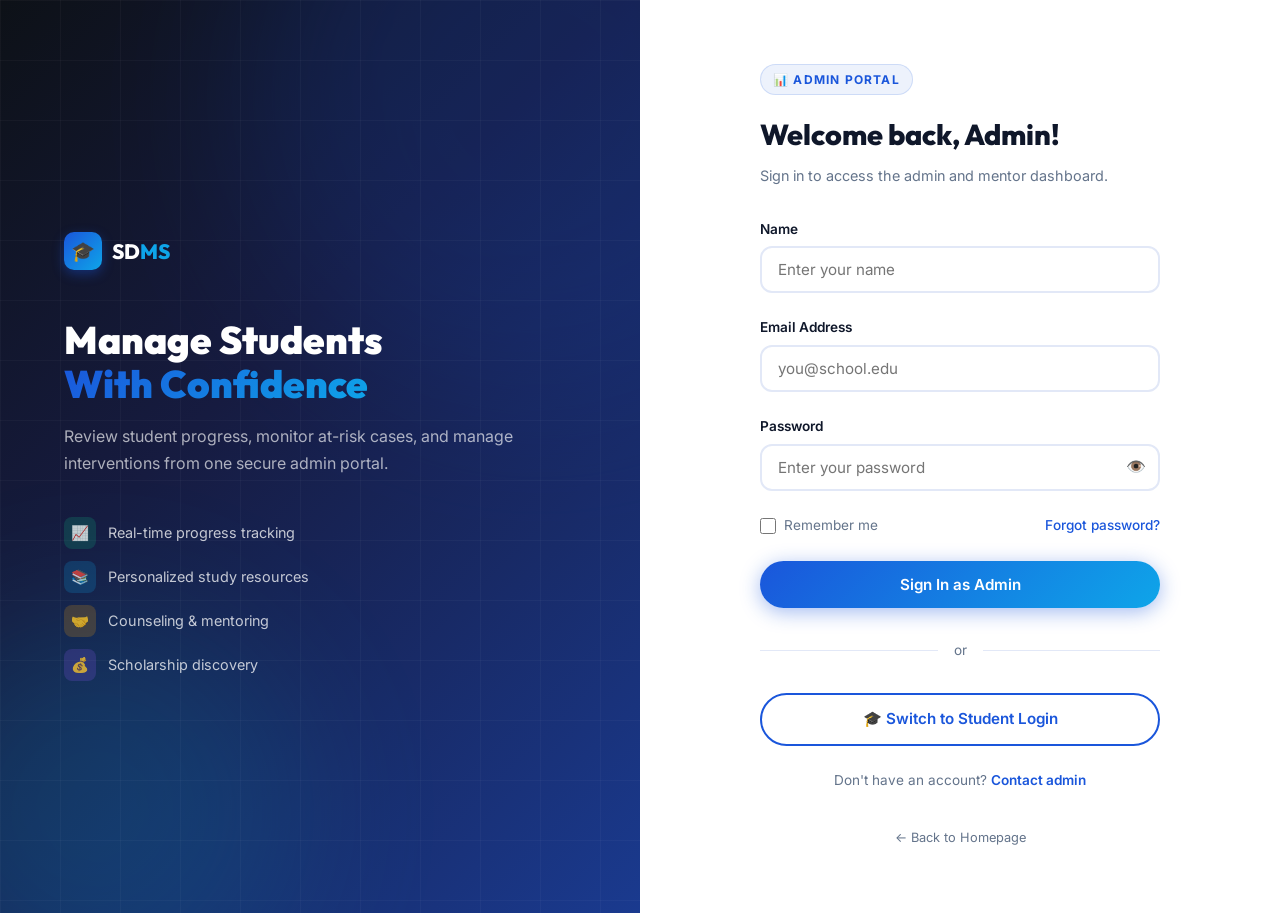
<file: admin_login.html>
<!DOCTYPE html>
<html lang="en">
<head>
  <meta charset="UTF-8" />
  <meta name="viewport" content="width=device-width, initial-scale=1.0" />
  <title>Admin Login – SDMS</title>
  <meta name="description" content="Admin and mentor login portal for SDMS." />
  <link rel="icon" href="data:image/svg+xml,<svg xmlns='http://www.w3.org/2000/svg' viewBox='0 0 100 100'><text y='.9em' font-size='90'>🎓</text></svg>" />
  <link href="https://fonts.googleapis.com/css2?family=Inter:wght@400;500;600;700;800&family=Outfit:wght@600;700;800&display=swap" rel="stylesheet" />
  <link rel="stylesheet" href="style.css" />
</head>
<body>
<div class="login-page">
  <div class="login-left">
    <div class="orb orb-1"></div><div class="orb orb-2"></div>
    <div class="hero-grid-overlay"></div>
    <div style="position:relative;z-index:1">
      <a href="index.html" class="navbar-brand" style="margin-bottom:3rem;display:inline-flex"><div class="brand-logo">🎓</div><span class="brand-name" style="color:#fff">SD<span>MS</span></span></a>
      <h1 style="font-family:'Outfit',sans-serif;font-size:2.4rem;font-weight:900;color:#fff;line-height:1.15;margin-bottom:1rem">Manage Students<br/><span class="text-gradient">With Confidence</span></h1>
      <p style="color:rgba(255,255,255,.65);font-size:1rem;line-height:1.7;margin-bottom:2.5rem">Review student progress, monitor at-risk cases, and manage interventions from one secure admin portal.</p>
      <div style="display:flex;flex-direction:column;gap:.75rem">
        <div style="display:flex;align-items:center;gap:.75rem;color:rgba(255,255,255,.75);font-size:.9rem"><span style="width:32px;height:32px;border-radius:8px;background:rgba(16,185,129,.2);display:flex;align-items:center;justify-content:center">📈</span> Real-time progress tracking</div>
        <div style="display:flex;align-items:center;gap:.75rem;color:rgba(255,255,255,.75);font-size:.9rem"><span style="width:32px;height:32px;border-radius:8px;background:rgba(14,165,233,.2);display:flex;align-items:center;justify-content:center">📚</span> Personalized study resources</div>
        <div style="display:flex;align-items:center;gap:.75rem;color:rgba(255,255,255,.75);font-size:.9rem"><span style="width:32px;height:32px;border-radius:8px;background:rgba(245,158,11,.2);display:flex;align-items:center;justify-content:center">🤝</span> Counseling & mentoring</div>
        <div style="display:flex;align-items:center;gap:.75rem;color:rgba(255,255,255,.75);font-size:.9rem"><span style="width:32px;height:32px;border-radius:8px;background:rgba(139,92,246,.2);display:flex;align-items:center;justify-content:center">💰</span> Scholarship discovery</div>
      </div>
    </div>
  </div>
  <div class="login-right">
    <div style="max-width:400px;width:100%;margin:0 auto">
      <div style="margin-bottom:2rem">
        <div style="display:inline-flex;align-items:center;gap:6px;background:rgba(26,86,219,.08);border:1px solid rgba(26,86,219,.15);color:#1a56db;font-size:.75rem;font-weight:700;letter-spacing:.1em;text-transform:uppercase;padding:5px 12px;border-radius:999px;margin-bottom:1rem">📊 Admin Portal</div>
        <h2 style="font-family:'Outfit',sans-serif;font-size:1.8rem;font-weight:800;margin-bottom:.4rem">Welcome back, Admin!</h2>
        <p style="color:var(--text-muted);font-size:.9rem">Sign in to access the admin and mentor dashboard.</p>
      </div>
     
      <form id="login-form" data-role="admin" novalidate>
        <div class="form-group"><label class="form-label" for="name">Name</label><input class="form-input" type="text" id="name" placeholder="Enter your name" required /></div>
        <div class="form-group"><label class="form-label" for="email">Email Address</label><input class="form-input" type="email" id="email" placeholder="you@school.edu" required /></div>
        <div class="form-group"><label class="form-label" for="password">Password</label><div class="input-group"><input class="form-input" type="password" id="password" placeholder="Enter your password" required /><span class="input-icon toggle-password">👁️</span></div></div>
        <div style="display:flex;align-items:center;justify-content:space-between;margin-bottom:1.5rem">
          <label class="form-check"><input type="checkbox" /> Remember me</label>
          <a href="#" style="font-size:.85rem;color:var(--primary);font-weight:500" onclick="SDMS.showToast('Password reset link sent (demo)','success');return false">Forgot password?</a>
        </div>
        <button type="submit" class="btn btn-primary" style="width:100%;justify-content:center;padding:14px">Sign In as Admin</button>
        <div class="divider">or</div>
        <a href="student_login.html" class="btn btn-outline" style="width:100%;justify-content:center">🎓 Switch to Student Login</a>
      </form>
      <p style="text-align:center;margin-top:1.5rem;font-size:.85rem;color:var(--text-muted)">Don't have an account? <a href="#" style="color:var(--primary);font-weight:600" onclick="SDMS.showToast('Contact your administrator','info');return false">Contact admin</a></p>
      <div style="text-align:center;margin-top:2rem"><a href="index.html" style="font-size:.8rem;color:var(--text-muted)">← Back to Homepage</a></div>
    </div>
  </div>
</div>
<script src="main.js"></script>
<script>
const role = window.SDMS?.Auth?.getRole?.();
if (role === 'admin' || role === 'mentor') window.location.href = 'admin_dashboard.html';
else if (role === 'student') window.location.href = 'student_dashboard.html';
</script>
</body>
</html>
</file>
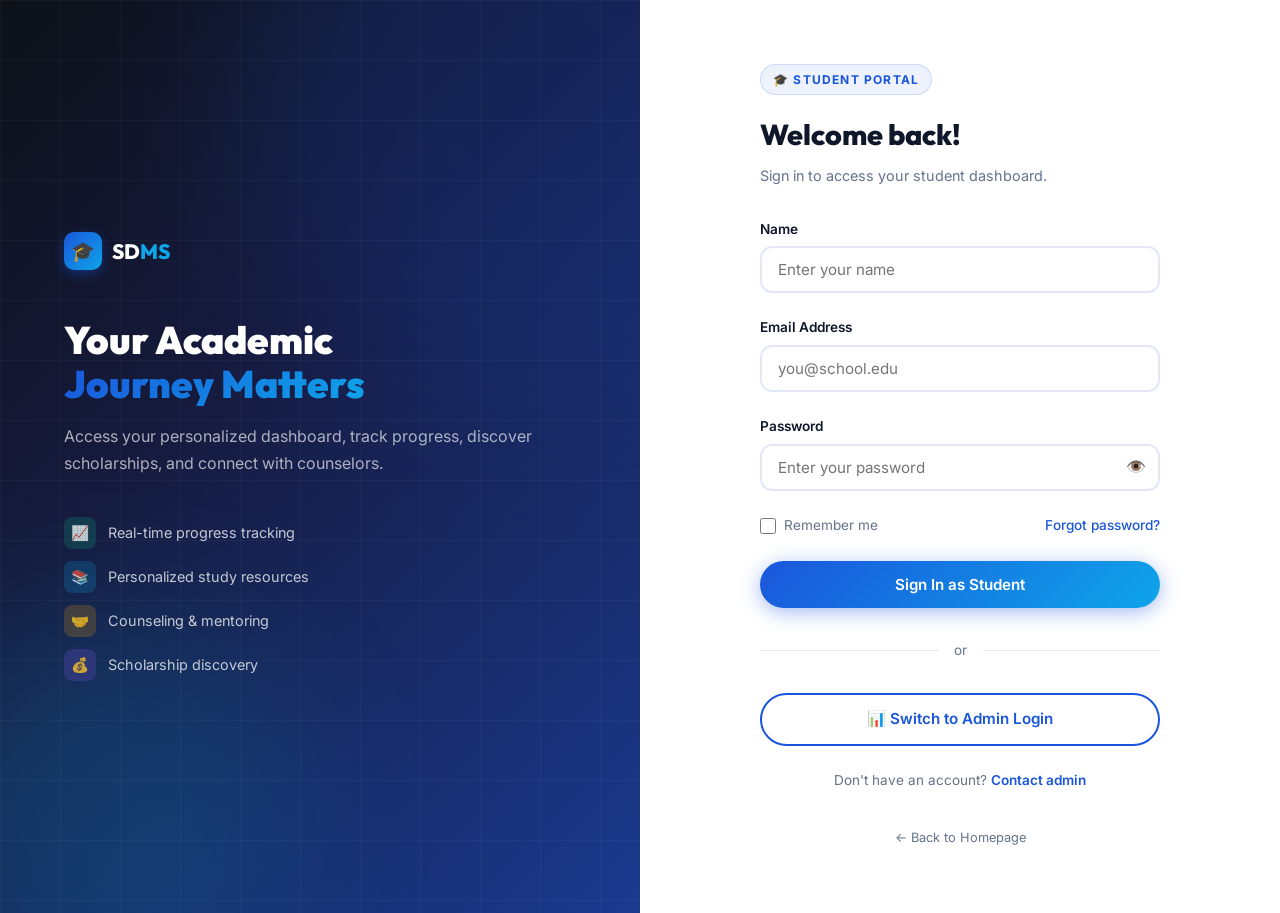
<file: student_login.html>
<!DOCTYPE html>
<html lang="en">
<head>
  <meta charset="UTF-8" />
  <meta name="viewport" content="width=device-width, initial-scale=1.0" />
  <title>Student Login – SDMS</title>
  <meta name="description" content="Student login portal for SDMS." />
  <link rel="icon" href="data:image/svg+xml,<svg xmlns='http://www.w3.org/2000/svg' viewBox='0 0 100 100'><text y='.9em' font-size='90'>🎓</text></svg>" />
  <link href="https://fonts.googleapis.com/css2?family=Inter:wght@400;500;600;700;800&family=Outfit:wght@600;700;800&display=swap" rel="stylesheet" />
  <link rel="stylesheet" href="style.css" />
</head>
<body>
<div class="login-page">
  <div class="login-left">
    <div class="orb orb-1"></div><div class="orb orb-2"></div>
    <div class="hero-grid-overlay"></div>
    <div style="position:relative;z-index:1">
      <a href="index.html" class="navbar-brand" style="margin-bottom:3rem;display:inline-flex"><div class="brand-logo">🎓</div><span class="brand-name" style="color:#fff">SD<span>MS</span></span></a>
      <h1 style="font-family:'Outfit',sans-serif;font-size:2.4rem;font-weight:900;color:#fff;line-height:1.15;margin-bottom:1rem">Your Academic<br/><span class="text-gradient">Journey Matters</span></h1>
      <p style="color:rgba(255,255,255,.65);font-size:1rem;line-height:1.7;margin-bottom:2.5rem">Access your personalized dashboard, track progress, discover scholarships, and connect with counselors.</p>
      <div style="display:flex;flex-direction:column;gap:.75rem">
        <div style="display:flex;align-items:center;gap:.75rem;color:rgba(255,255,255,.75);font-size:.9rem"><span style="width:32px;height:32px;border-radius:8px;background:rgba(16,185,129,.2);display:flex;align-items:center;justify-content:center">📈</span> Real-time progress tracking</div>
        <div style="display:flex;align-items:center;gap:.75rem;color:rgba(255,255,255,.75);font-size:.9rem"><span style="width:32px;height:32px;border-radius:8px;background:rgba(14,165,233,.2);display:flex;align-items:center;justify-content:center">📚</span> Personalized study resources</div>
        <div style="display:flex;align-items:center;gap:.75rem;color:rgba(255,255,255,.75);font-size:.9rem"><span style="width:32px;height:32px;border-radius:8px;background:rgba(245,158,11,.2);display:flex;align-items:center;justify-content:center">🤝</span> Counseling & mentoring</div>
        <div style="display:flex;align-items:center;gap:.75rem;color:rgba(255,255,255,.75);font-size:.9rem"><span style="width:32px;height:32px;border-radius:8px;background:rgba(139,92,246,.2);display:flex;align-items:center;justify-content:center">💰</span> Scholarship discovery</div>
      </div>
    </div>
  </div>
  <div class="login-right">
    <div style="max-width:400px;width:100%;margin:0 auto">
      <div style="margin-bottom:2rem">
        <div style="display:inline-flex;align-items:center;gap:6px;background:rgba(26,86,219,.08);border:1px solid rgba(26,86,219,.15);color:#1a56db;font-size:.75rem;font-weight:700;letter-spacing:.1em;text-transform:uppercase;padding:5px 12px;border-radius:999px;margin-bottom:1rem">🎓 Student Portal</div>
        <h2 style="font-family:'Outfit',sans-serif;font-size:1.8rem;font-weight:800;margin-bottom:.4rem">Welcome back!</h2>
        <p style="color:var(--text-muted);font-size:.9rem">Sign in to access your student dashboard.</p>
      </div>
      <form id="login-form" data-role="student" novalidate>
        <div class="form-group"><label class="form-label" for="name">Name</label><input class="form-input" type="text" id="name" placeholder="Enter your name" required /></div>
        <div class="form-group"><label class="form-label" for="email">Email Address</label><input class="form-input" type="email" id="email" placeholder="you@school.edu" required /></div>
        <div class="form-group"><label class="form-label" for="password">Password</label><div class="input-group"><input class="form-input" type="password" id="password" placeholder="Enter your password" required /><span class="input-icon toggle-password">👁️</span></div></div>
        <div style="display:flex;align-items:center;justify-content:space-between;margin-bottom:1.5rem">
          <label class="form-check"><input type="checkbox" /> Remember me</label>
          <a href="#" style="font-size:.85rem;color:var(--primary);font-weight:500" onclick="SDMS.showToast('Password reset link sent (demo)','success');return false">Forgot password?</a>
        </div>
        <button type="submit" class="btn btn-primary" style="width:100%;justify-content:center;padding:14px">Sign In as Student</button>
        <div class="divider">or</div>
        <a href="admin_login.html" class="btn btn-outline" style="width:100%;justify-content:center">📊 Switch to Admin Login</a>
      </form>
      <p style="text-align:center;margin-top:1.5rem;font-size:.85rem;color:var(--text-muted)">Don't have an account? <a href="#" style="color:var(--primary);font-weight:600" onclick="SDMS.showToast('Contact your administrator','info');return false">Contact admin</a></p>
      <div style="text-align:center;margin-top:2rem"><a href="index.html" style="font-size:.8rem;color:var(--text-muted)">← Back to Homepage</a></div>
    </div>
  </div>
</div>
<script src="main.js"></script>
<script>
if (window.SDMS?.Auth.isLogged() && window.SDMS?.Auth.getRole() === 'student') window.location.href = 'student_dashboard.html';
</script>
</body>
</html>
</file>
<file: style.css>
/* ==============================================
   SDMS - Student Dropout Management System
   Main Stylesheet
   ============================================== */

/* Google Fonts */
@import url('https://fonts.googleapis.com/css2?family=Inter:wght@400;500;600;700;800&family=Outfit:wght@600;700;800&display=swap');

/* --- CSS Variables --- */
:root {
  --primary: #1a56db;
  --primary-dark: #1248c4;
  --secondary: #0ea5e9;
  --accent: #06b6d4;
  --success: #10b981;
  --warning: #f59e0b;
  --danger: #ef4444;
  --purple: #8b5cf6;

  --bg: #f0f4ff;
  --surface: #ffffff;
  --surface-2: #f8faff;
  --border: #e2e8f7;
  --text: #0f172a;
  --text-muted: #64748b;
  --text-light: #94a3b8;
  --dark: #0d1117;
  --dark-2: #161b27;
  --dark-3: #1e2536;

  --grad-hero: linear-gradient(135deg, #0d1117 0%, #161b40 40%, #1a3a8f 100%);
  --grad-primary: linear-gradient(135deg, #1a56db, #0ea5e9);
  --grad-accent: linear-gradient(135deg, #6366f1, #06b6d4);

  --shadow-sm: 0 1px 3px rgba(0,0,0,.06);
  --shadow-md: 0 4px 16px rgba(0,0,0,.08);
  --shadow-lg: 0 10px 40px rgba(0,0,0,.12);
  --shadow-xl: 0 20px 60px rgba(0,0,0,.18);

  --radius-sm: 6px;
  --radius-md: 12px;
  --radius-lg: 20px;
  --radius-xl: 28px;
  --radius-full: 9999px;

  --font-body: 'Inter', system-ui, sans-serif;
  --font-display: 'Outfit', 'Inter', sans-serif;
  --nav-h: 70px;
}

/* --- Reset --- */
*, *::before, *::after { box-sizing: border-box; margin: 0; padding: 0; }
html { scroll-behavior: smooth; }
body {
  font-family: var(--font-body);
  background: var(--bg);
  color: var(--text);
  line-height: 1.6;
  overflow-x: hidden;
}
img { max-width: 100%; display: block; }
a { color: inherit; text-decoration: none; }
ul { list-style: none; }
button { cursor: pointer; border: none; background: none; font-family: inherit; }
input, select, textarea { font-family: inherit; }

/* Scrollbar */
::-webkit-scrollbar { width: 8px; }
::-webkit-scrollbar-track { background: var(--dark); }
::-webkit-scrollbar-thumb { background: var(--primary); border-radius: 99px; }

/* --- Utility --- */
.container { max-width: 1200px; margin: 0 auto; padding: 0 2rem; }

.text-gradient {
  background: var(--grad-primary);
  -webkit-background-clip: text;
  -webkit-text-fill-color: transparent;
  background-clip: text;
}

.section-label {
  display: inline-flex; align-items: center; gap: .5rem;
  font-size: .75rem; font-weight: 700; letter-spacing: .12em; text-transform: uppercase;
  color: var(--primary); background: rgba(26,86,219,.08);
  padding: 6px 14px; border-radius: var(--radius-full);
  border: 1px solid rgba(26,86,219,.15); margin-bottom: 1.5rem;
}

.section-title {
  font-family: var(--font-display);
  font-size: clamp(1.8rem, 4vw, 2.8rem);
  font-weight: 800; line-height: 1.15; margin-bottom: 1rem;
}

.section-subtitle {
  font-size: 1.05rem; color: var(--text-muted);
  max-width: 600px; margin-bottom: 3rem;
}

/* --- Buttons --- */
.btn {
  display: inline-flex; align-items: center; gap: 8px;
  padding: 12px 28px; border-radius: var(--radius-full);
  font-weight: 600; font-size: .95rem;
  transition: all .3s ease; white-space: nowrap;
}

.btn-primary {
  background: var(--grad-primary); color: #fff;
  box-shadow: 0 4px 20px rgba(26,86,219,.4);
}
.btn-primary:hover { transform: translateY(-2px); box-shadow: 0 8px 30px rgba(26,86,219,.5); }

.btn-outline { border: 2px solid var(--primary); color: var(--primary); }
.btn-outline:hover { background: var(--primary); color: #fff; }

.btn-white { background: #fff; color: var(--primary); box-shadow: var(--shadow-md); }
.btn-white:hover { transform: translateY(-2px); }

.btn-ghost { color: #fff; border: 1px solid rgba(255,255,255,.3); }
.btn-ghost:hover { background: rgba(255,255,255,.1); }

.btn-sm { padding: 8px 18px; font-size: .85rem; }
.btn-lg { padding: 16px 40px; font-size: 1.05rem; }

/* --- Navbar --- */
.navbar {
  position: fixed; top: 0; left: 0; right: 0;
  height: var(--nav-h); z-index: 1000;
  transition: all .3s ease;
}
.navbar.scrolled {
  background: rgba(13,17,23,.95);
  backdrop-filter: blur(20px);
  border-bottom: 1px solid rgba(255,255,255,.08);
  box-shadow: 0 4px 30px rgba(0,0,0,.3);
}
.navbar-inner {
  height: 100%; display: flex; align-items: center;
  justify-content: space-between; gap: 2rem;
}
.navbar-brand { display: flex; align-items: center; gap: 10px; }
.brand-logo {
  width: 38px; height: 38px; background: var(--grad-primary);
  border-radius: 10px; display: flex; align-items: center;
  justify-content: center; font-size: 1.2rem;
  box-shadow: 0 4px 12px rgba(26,86,219,.4);
}
.brand-name {
  font-family: var(--font-display); font-weight: 800;
  font-size: 1.3rem; color: #fff;
}
.brand-name span { color: var(--secondary); }

.nav-links { display: flex; align-items: center; gap: 2rem; }
.nav-link {
  font-size: .9rem; font-weight: 500; color: rgba(255,255,255,.75);
  transition: color .2s; position: relative;
}
.nav-link::after {
  content: ''; position: absolute; bottom: -4px; left: 0; right: 0;
  height: 2px; background: var(--secondary); border-radius: 2px;
  transform: scaleX(0); transition: transform .3s;
}
.nav-link:hover { color: #fff; }
.nav-link:hover::after, .nav-link.active::after { transform: scaleX(1); }

.nav-cta { display: flex; align-items: center; gap: .5rem; }

.hamburger { display: none; flex-direction: column; gap: 5px; padding: 4px; }
.hamburger span {
  display: block; width: 24px; height: 2px;
  background: #fff; border-radius: 2px; transition: all .3s;
}

/* --- Hero --- */
.hero {
  min-height: 100vh; background: var(--grad-hero);
  display: flex; flex-direction: column; justify-content: center;
  position: relative; overflow: hidden; padding-top: var(--nav-h);
}
.hero-bg-orbs { position: absolute; inset: 0; pointer-events: none; }
.orb { position: absolute; border-radius: 50%; filter: blur(80px); opacity: .15; }
.orb-1 { width: 600px; height: 600px; background: #1a56db; top: -200px; right: -200px; animation: floatOrb 8s ease-in-out infinite; }
.orb-2 { width: 400px; height: 400px; background: #06b6d4; bottom: -100px; left: -100px; animation: floatOrb 10s ease-in-out infinite reverse; }
.orb-3 { width: 300px; height: 300px; background: #8b5cf6; top: 50%; left: 40%; animation: floatOrb 12s ease-in-out infinite; }

@keyframes floatOrb {
  0%, 100% { transform: translate(0,0) scale(1); }
  50% { transform: translate(30px,-30px) scale(1.05); }
}

.hero-grid-overlay {
  position: absolute; inset: 0;
  background-image: linear-gradient(rgba(255,255,255,.03) 1px, transparent 1px),
    linear-gradient(90deg, rgba(255,255,255,.03) 1px, transparent 1px);
  background-size: 60px 60px;
}
.hero-content { position: relative; z-index: 1; padding: 4rem 0; }
.hero-eyebrow {
  display: inline-flex; align-items: center; gap: 8px;
  background: rgba(255,255,255,.08); border: 1px solid rgba(255,255,255,.15);
  color: var(--secondary); font-size: .8rem; font-weight: 600;
  letter-spacing: .1em; text-transform: uppercase;
  padding: 6px 16px; border-radius: var(--radius-full); margin-bottom: 2rem;
}
.hero-title {
  font-family: var(--font-display);
  font-size: clamp(2.4rem, 6vw, 4.5rem);
  font-weight: 900; color: #fff; line-height: 1.08;
  margin-bottom: 2rem; max-width: 800px;
}
.hero-desc {
  font-size: clamp(1rem, 2vw, 1.2rem); color: rgba(255,255,255,.7);
  max-width: 600px; margin-bottom: 3rem; line-height: 1.7;
}
.hero-actions { display: flex; flex-wrap: wrap; gap: 1rem; margin-bottom: 4rem; }
.hero-stats {
  display: flex; flex-wrap: wrap; gap: 3rem;
  padding-top: 2rem; border-top: 1px solid rgba(255,255,255,.1);
}
.hero-stat { display: flex; flex-direction: column; gap: 4px; }
.hero-stat-num {
  font-family: var(--font-display); font-size: 2rem;
  font-weight: 800; color: #fff;
}
.hero-stat-num span { color: var(--secondary); }
.hero-stat-label { font-size: .8rem; color: rgba(255,255,255,.55); }

/* Floating dashboard preview */
.hero-visual {
  position: absolute; right: 0; top: 50%; transform: translateY(-50%);
  width: 520px; pointer-events: none; animation: floatUp 6s ease-in-out infinite;
}
@keyframes floatUp {
  0%,100% { transform: translateY(-50%) translateY(0); }
  50% { transform: translateY(-50%) translateY(-15px); }
}
.dashboard-preview {
  background: rgba(22,27,64,.8); border: 1px solid rgba(255,255,255,.12);
  border-radius: var(--radius-xl); padding: 1.5rem;
  backdrop-filter: blur(20px);
  box-shadow: var(--shadow-xl), 0 0 80px rgba(26,86,219,.2);
}
.dp-header { display: flex; align-items: center; justify-content: space-between; margin-bottom: 1.5rem; }
.dp-dots { display: flex; gap: 6px; }
.dp-dot { width: 12px; height: 12px; border-radius: 50%; }
.dp-dot-1 { background: #ef4444; }
.dp-dot-2 { background: #f59e0b; }
.dp-dot-3 { background: #10b981; }
.dp-title { font-size: .75rem; color: rgba(255,255,255,.5); }
.dp-stat-row { display: grid; grid-template-columns: repeat(3,1fr); gap: .5rem; margin-bottom: 1rem; }
.dp-stat-box {
  background: rgba(255,255,255,.05); border-radius: var(--radius-md);
  padding: 1rem; text-align: center;
}
.dp-stat-box .num { font-family: var(--font-display); font-size: 1.4rem; font-weight: 800; color: #fff; }
.dp-stat-box .lbl { font-size: .65rem; color: rgba(255,255,255,.45); margin-top: 2px; }
.dp-chart-area {
  background: rgba(255,255,255,.04); border-radius: var(--radius-md);
  padding: 1rem; height: 120px; display: flex; align-items: flex-end; gap: 8px;
}
.dp-bar {
  flex: 1; border-radius: 4px 4px 0 0;
  background: var(--grad-primary); opacity: .8;
}

/* --- Mission Section --- */
.mission-section { padding: 4rem 0; background: var(--surface); }
.mission-grid { display: grid; grid-template-columns: 1fr 1fr; gap: 4rem; align-items: center; }
.mission-pillars { display: flex; flex-direction: column; gap: 1rem; }
.pillar {
  display: flex; align-items: flex-start; gap: 1rem;
  padding: 1rem; border-radius: var(--radius-md); transition: background .2s;
}
.pillar:hover { background: var(--bg); }
.pillar-icon {
  width: 44px; height: 44px; border-radius: 10px;
  display: flex; align-items: center; justify-content: center;
  font-size: 1.2rem; flex-shrink: 0;
}
.pillar-text h4 { font-weight: 600; margin-bottom: 4px; font-size: .95rem; }
.pillar-text p { font-size: .85rem; color: var(--text-muted); }

.mission-visual { position: relative; }
.mission-card-stack { position: relative; height: 420px; }
.m-card {
  position: absolute; border-radius: var(--radius-lg);
  padding: 1.5rem; box-shadow: var(--shadow-lg);
}

/* --- Stage Tabs --- */
.stages-section { padding: 4rem 0; background: var(--bg); }
.stages-header { text-align: center; }
.stages-header .section-subtitle { margin: 0 auto 3rem; }

.stage-tabs { display: flex; gap: .5rem; justify-content: center; flex-wrap: wrap; margin-bottom: 3rem; }
.stage-tab {
  padding: 10px 24px; border-radius: var(--radius-full);
  font-size: .9rem; font-weight: 600; color: var(--text-muted);
  background: var(--surface); border: 2px solid var(--border);
  transition: all .3s; cursor: pointer;
}
.stage-tab.active, .stage-tab:hover {
  color: #fff; background: var(--grad-primary);
  border-color: transparent; box-shadow: 0 4px 16px rgba(26,86,219,.3);
}

.stage-panel { display: none; animation: fadeIn .4s ease; }
.stage-panel.active { display: block; }
@keyframes fadeIn { from { opacity:0; transform:translateY(10px); } to { opacity:1; transform:translateY(0); } }

.stage-content-grid { display: grid; grid-template-columns: 1fr 1fr; gap: 3rem; align-items: start; }
.stage-info { display: flex; flex-direction: column; gap: 1.5rem; }
.stage-info-card {
  background: var(--surface); border-radius: var(--radius-lg);
  padding: 2rem; box-shadow: var(--shadow-sm); border: 1px solid var(--border);
}
.stage-badge {
  display: inline-flex; align-items: center; gap: 6px;
  padding: 4px 12px; border-radius: var(--radius-full);
  font-size: .75rem; font-weight: 700; letter-spacing: .08em;
  text-transform: uppercase; margin-bottom: 1rem;
}
.causes-list { display: flex; flex-direction: column; gap: .5rem; margin-top: 1rem; }
.cause-item { display: flex; align-items: center; gap: .5rem; font-size: .9rem; color: var(--text-muted); }
.cause-item::before { content: ''; width: 8px; height: 8px; border-radius: 50%; background: var(--danger); flex-shrink: 0; }

.solutions-list { display: flex; flex-direction: column; gap: .5rem; margin-top: 1rem; }
.solution-item {
  display: flex; align-items: flex-start; gap: .5rem;
  font-size: .9rem; color: var(--text-muted);
  padding: 8px 0; border-bottom: 1px solid var(--border);
}
.solution-item:last-child { border: none; }
.solution-icon { color: var(--success); flex-shrink: 0; margin-top: 2px; }

.stage-chart-container {
  background: var(--surface); border-radius: var(--radius-lg);
  padding: 2rem; box-shadow: var(--shadow-sm); border: 1px solid var(--border);
}
.stage-chart-container h3 { font-size: 1rem; font-weight: 700; margin-bottom: 1.5rem; }

/* --- Stats Section --- */
.stats-section {
  padding: 4rem 0; background: var(--dark);
  position: relative; overflow: hidden;
}
.stats-section::before {
  content: ''; position: absolute; top: -100px; right: -100px;
  width: 500px; height: 500px; background: rgba(26,86,219,.08);
  border-radius: 50%; filter: blur(80px);
}
.stats-top { text-align: center; margin-bottom: 4rem; }
.stats-top .section-title { color: #fff; }
.stats-top .section-label { color: var(--secondary); background: rgba(14,165,233,.1); border-color: rgba(14,165,233,.2); }
.stats-top .section-subtitle { color: rgba(255,255,255,.6); margin: 0 auto; }

.kpi-grid { display: grid; grid-template-columns: repeat(4,1fr); gap: 1.5rem; }
.kpi-card {
  background: rgba(255,255,255,.05); border: 1px solid rgba(255,255,255,.08);
  border-radius: var(--radius-lg); padding: 2rem; text-align: center;
  transition: all .3s;
}
.kpi-card:hover { background: rgba(255,255,255,.09); transform: translateY(-4px); }
.kpi-icon { font-size: 2rem; margin-bottom: .5rem; }
.kpi-num { font-family: var(--font-display); font-size: 2.2rem; font-weight: 900; color: #fff; margin-bottom: 4px; }
.kpi-label { font-size: .8rem; color: rgba(255,255,255,.5); }
.kpi-change { font-size: .75rem; margin-top: 6px; font-weight: 600; }
.kpi-change.up { color: var(--success); }
.kpi-change.down { color: var(--danger); }

.big-chart-wrapper {
  background: rgba(255,255,255,.04); border: 1px solid rgba(255,255,255,.08);
  border-radius: var(--radius-xl); padding: 3rem; margin-bottom: 1.5rem;
}

/* --- Solutions --- */
.solutions-section { padding: 4rem 0; background: var(--surface); }
.solutions-header { text-align: center; margin-bottom: 4rem; }
.solutions-grid { display: grid; grid-template-columns: repeat(3,1fr); gap: 2rem; }
.solution-card {
  border-radius: var(--radius-xl); padding: 2rem; background: var(--surface);
  border: 1px solid var(--border); box-shadow: var(--shadow-sm);
  transition: all .3s; position: relative; overflow: hidden;
}
.solution-card:hover { transform: translateY(-6px); box-shadow: var(--shadow-lg); }
.sol-icon {
  width: 56px; height: 56px; border-radius: var(--radius-md);
  display: flex; align-items: center; justify-content: center;
  font-size: 1.6rem; margin-bottom: 1.5rem;
}
.sol-title { font-size: 1.05rem; font-weight: 700; margin-bottom: .5rem; }
.sol-desc { font-size: .88rem; color: var(--text-muted); line-height: 1.7; }

/* --- Login Section --- */
.login-section { padding: 4rem 0; background: var(--surface-2); }
.login-header { text-align: center; margin-bottom: 4rem; }
.login-cards { display: grid; grid-template-columns: 1fr 1fr; gap: 3rem; max-width: 900px; margin: 0 auto; }
.login-card {
  border-radius: var(--radius-xl); overflow: hidden;
  box-shadow: var(--shadow-xl); transition: transform .3s, box-shadow .3s;
}
.login-card:hover { transform: translateY(-8px); box-shadow: 0 30px 80px rgba(0,0,0,.2); }
.lc-header { padding: 3rem; text-align: center; }
.lc-icon {
  width: 72px; height: 72px; border-radius: var(--radius-lg);
  display: flex; align-items: center; justify-content: center;
  font-size: 2rem; margin: 0 auto 1rem; background: rgba(255,255,255,.15);
  box-shadow: 0 8px 20px rgba(0,0,0,.2);
}
.lc-title { font-family: var(--font-display); font-size: 1.5rem; font-weight: 800; color: #fff; margin-bottom: 8px; }
.lc-desc { font-size: .9rem; color: rgba(255,255,255,.75); }
.lc-body { background: var(--surface); padding: 2rem; }
.lc-features { display: flex; flex-direction: column; gap: .5rem; margin-bottom: 2rem; }
.lc-feat { display: flex; align-items: center; gap: .5rem; font-size: .88rem; color: var(--text-muted); }

/* --- Login Page (split screen) --- */
.login-page { min-height: 100vh; display: grid; grid-template-columns: 1fr 1fr; }
.login-left {
  background: var(--grad-hero); padding: 4rem;
  display: flex; flex-direction: column; justify-content: center;
  position: relative; overflow: hidden;
}
.login-right {
  background: var(--surface); padding: 4rem;
  display: flex; flex-direction: column; justify-content: center;
}

/* --- Forms --- */
.form-group { margin-bottom: 1.5rem; }
.form-label { display: block; font-size: .85rem; font-weight: 600; margin-bottom: 6px; }
.form-input {
  width: 100%; padding: 12px 16px;
  border: 2px solid var(--border); border-radius: var(--radius-md);
  font-size: .95rem; color: var(--text); background: var(--surface);
  transition: border-color .2s, box-shadow .2s; outline: none;
}
.form-input:focus { border-color: var(--primary); box-shadow: 0 0 0 4px rgba(26,86,219,.1); }
.input-group { position: relative; }
.input-group .form-input { padding-right: 44px; }
.input-icon {
  position: absolute; right: 14px; top: 50%; transform: translateY(-50%);
  color: var(--text-muted); cursor: pointer;
}
.form-check { display: flex; align-items: center; gap: 8px; font-size: .85rem; color: var(--text-muted); cursor: pointer; }
.form-check input[type="checkbox"] { width: 16px; height: 16px; accent-color: var(--primary); }
.divider {
  display: flex; align-items: center; gap: 1rem; margin: 2rem 0;
  color: var(--text-muted); font-size: .85rem;
}
.divider::before, .divider::after { content: ''; flex: 1; height: 1px; background: var(--border); }

/* --- CTA Section --- */
.cta-section {
  padding: 4rem 0; background: var(--grad-hero);
  position: relative; overflow: hidden; text-align: center;
}
.cta-content { position: relative; z-index: 1; }
.cta-title {
  font-family: var(--font-display);
  font-size: clamp(1.8rem, 4vw, 3rem);
  font-weight: 900; color: #fff; margin-bottom: 1rem;
}
.cta-desc { color: rgba(255,255,255,.7); font-size: 1.05rem; margin-bottom: 3rem; }

/* --- Footer --- */
.footer { background: var(--dark); padding: 4rem 0 2rem; }
.footer-grid {
  display: grid; grid-template-columns: 2fr 1fr 1fr 1fr; gap: 3rem;
  padding-bottom: 3rem; border-bottom: 1px solid rgba(255,255,255,.07); margin-bottom: 2rem;
}
.footer-brand-desc { font-size: .88rem; color: rgba(255,255,255,.45); margin-top: 1rem; line-height: 1.7; }
.footer-col-title { font-size: .85rem; font-weight: 700; color: #fff; margin-bottom: 1rem; text-transform: uppercase; letter-spacing: .08em; }
.footer-links { display: flex; flex-direction: column; gap: 10px; }
.footer-link { font-size: .85rem; color: rgba(255,255,255,.45); transition: color .2s; }
.footer-link:hover { color: #fff; }
.footer-bottom { display: flex; align-items: center; justify-content: space-between; font-size: .8rem; color: rgba(255,255,255,.35); }

/* --- Dashboard Layout --- */
.dashboard-layout { display: flex; min-height: 100vh; background: var(--bg); }
.sidebar {
  width: 260px; min-height: 100vh; background: var(--dark);
  position: fixed; top: 0; left: 0;
  display: flex; flex-direction: column; z-index: 100;
  transition: transform .3s;
}
.sidebar-brand { padding: 2rem; border-bottom: 1px solid rgba(255,255,255,.07); display: flex; align-items: center; gap: 10px; }
.sidebar-brand .brand-name { font-size: 1rem; }
.sidebar-nav { flex: 1; padding: 1rem; overflow-y: auto; }
.nav-section-label {
  font-size: .7rem; font-weight: 700; letter-spacing: .12em;
  text-transform: uppercase; color: rgba(255,255,255,.3);
  padding: 8px 12px; margin-top: 1rem;
}
.sidebar-link {
  display: flex; align-items: center; gap: 10px;
  padding: 10px 12px; border-radius: var(--radius-md);
  font-size: .88rem; font-weight: 500; color: rgba(255,255,255,.6);
  transition: all .2s; cursor: pointer; margin-bottom: 2px;
}
.sidebar-link:hover { background: rgba(255,255,255,.07); color: #fff; }
.sidebar-link.active { background: rgba(26,86,219,.25); color: #fff; border-left: 3px solid var(--primary); }
.sidebar-link .link-badge {
  margin-left: auto; background: var(--danger); color: #fff;
  font-size: .7rem; padding: 2px 7px; border-radius: var(--radius-full);
}
.sidebar-footer { padding: 1.5rem; border-top: 1px solid rgba(255,255,255,.07); }

.main-content { margin-left: 260px; flex: 1; min-height: 100vh; display: flex; flex-direction: column; }
.topbar {
  height: 64px; background: var(--surface);
  border-bottom: 1px solid var(--border);
  display: flex; align-items: center; justify-content: space-between;
  padding: 0 2rem; position: sticky; top: 0; z-index: 50;
}
.topbar-title { font-size: 1.05rem; font-weight: 700; }
.topbar-right { display: flex; align-items: center; gap: 1rem; }
.topbar-avatar {
  width: 36px; height: 36px; border-radius: 50%;
  background: var(--grad-primary);
  display: flex; align-items: center; justify-content: center;
  color: #fff; font-weight: 700; font-size: .85rem;
}

.dash-page { padding: 2rem; display: none; }
.dash-page.active { display: block; animation: fadeIn .3s ease; }

/* Dashboard widgets */
.widget-grid-4 { display: grid; grid-template-columns: repeat(4,1fr); gap: 1.5rem; margin-bottom: 2rem; }
.widget-grid-2 { display: grid; grid-template-columns: repeat(2,1fr); gap: 1.5rem; margin-bottom: 2rem; }
.widget {
  background: var(--surface); border-radius: var(--radius-lg);
  padding: 1.5rem; border: 1px solid var(--border); box-shadow: var(--shadow-sm);
}
.widget-header { display: flex; align-items: center; justify-content: space-between; margin-bottom: 1.5rem; }
.widget-title { font-size: .9rem; font-weight: 700; }
.widget-badge { font-size: .75rem; padding: 3px 10px; border-radius: var(--radius-full); font-weight: 600; }

.stat-widget { display: flex; align-items: center; gap: 1rem; }
.stat-icon {
  width: 48px; height: 48px; border-radius: 12px;
  display: flex; align-items: center; justify-content: center;
  font-size: 1.4rem; flex-shrink: 0;
}
.stat-info .num { font-size: 1.8rem; font-weight: 800; font-family: var(--font-display); line-height: 1; }
.stat-info .lbl { font-size: .78rem; color: var(--text-muted); margin-top: 4px; }
.stat-info .change { font-size: .75rem; font-weight: 600; margin-top: 4px; }
.change-up { color: var(--success); }
.change-down { color: var(--danger); }

/* Data Table */
.data-table { width: 100%; border-collapse: collapse; font-size: .88rem; }
.data-table th {
  text-align: left; padding: 10px 12px; background: var(--bg);
  font-size: .75rem; font-weight: 700; letter-spacing: .06em;
  text-transform: uppercase; color: var(--text-muted);
}
.data-table td { padding: 12px; border-bottom: 1px solid var(--border); }
.data-table tr:last-child td { border: none; }
.data-table tr:hover td { background: var(--bg); }

.status-badge {
  padding: 4px 10px; border-radius: var(--radius-full);
  font-size: .72rem; font-weight: 700; text-transform: uppercase; letter-spacing: .06em;
}
.status-active { background: rgba(16,185,129,.1); color: #059669; }
.status-at-risk { background: rgba(245,158,11,.1); color: #d97706; }
.status-dropout { background: rgba(239,68,68,.1); color: #dc2626; }
.status-inactive { background: rgba(148,163,184,.1); color: var(--text-muted); }

/* Progress bar */
.progress-bar { height: 8px; background: var(--border); border-radius: var(--radius-full); overflow: hidden; }
.progress-fill { height: 100%; background: var(--grad-primary); border-radius: var(--radius-full); transition: width 1s ease; }

/* Upload zone */
.upload-zone {
  border: 2px dashed var(--border); border-radius: var(--radius-lg);
  padding: 4rem; text-align: center; cursor: pointer; transition: all .3s;
}
.upload-zone:hover, .upload-zone.dragover { border-color: var(--primary); background: rgba(26,86,219,.04); }

/* Alerts */
.alert {
  padding: 1rem 1.5rem; border-radius: var(--radius-md);
  font-size: .9rem; display: flex; align-items: center; gap: .5rem; margin-bottom: 1rem;
}
.alert-success { background: rgba(16,185,129,.1); color: #059669; border: 1px solid rgba(16,185,129,.2); }
.alert-error { background: rgba(239,68,68,.1); color: #dc2626; border: 1px solid rgba(239,68,68,.2); }
.alert-warning { background: rgba(245,158,11,.1); color: #d97706; border: 1px solid rgba(245,158,11,.2); }
.alert-info { background: rgba(26,86,219,.08); color: var(--primary); border: 1px solid rgba(26,86,219,.15); }

/* Modal */
.modal-overlay {
  position: fixed; inset: 0; background: rgba(0,0,0,.6);
  backdrop-filter: blur(8px); z-index: 2000;
  display: flex; align-items: center; justify-content: center;
  opacity: 0; pointer-events: none; transition: opacity .3s;
}
.modal-overlay.open { opacity: 1; pointer-events: all; }
.modal {
  background: var(--surface); border-radius: var(--radius-xl);
  padding: 3rem; max-width: 500px; width: 90%;
  transform: scale(.95) translateY(20px); transition: transform .3s;
  box-shadow: var(--shadow-xl);
}
.modal-overlay.open .modal { transform: scale(1) translateY(0); }
.modal-header { display: flex; align-items: center; justify-content: space-between; margin-bottom: 2rem; }
.modal-title { font-size: 1.2rem; font-weight: 700; }
.modal-close {
  width: 32px; height: 32px; border-radius: 50%; background: var(--bg);
  display: flex; align-items: center; justify-content: center; cursor: pointer;
}
.modal-close:hover { background: var(--danger); color: #fff; }

/* Toast */
.toast-container { position: fixed; top: 2rem; right: 2rem; z-index: 9999; display: flex; flex-direction: column; gap: .5rem; }
.toast {
  background: var(--dark-2); color: #fff; padding: 14px 20px;
  border-radius: var(--radius-md); font-size: .88rem;
  display: flex; align-items: center; gap: 10px;
  box-shadow: var(--shadow-xl); border-left: 4px solid var(--primary);
  animation: slideInRight .3s ease; min-width: 280px;
}
.toast.success { border-color: var(--success); }
.toast.error { border-color: var(--danger); }
.toast.warning { border-color: var(--warning); }
@keyframes slideInRight { from { opacity:0; transform:translateX(40px); } to { opacity:1; transform:translateX(0); } }

/* Spinner */
.spinner {
  width: 24px; height: 24px;
  border: 3px solid rgba(255,255,255,.2); border-top-color: #fff;
  border-radius: 50%; animation: spin .7s linear infinite; display: inline-block;
}
@keyframes spin { to { transform: rotate(360deg); } }

/* Scroll animations */
.fade-up { opacity: 0; transform: translateY(30px); transition: opacity .6s ease, transform .6s ease; }
.fade-up.visible { opacity: 1; transform: translateY(0); }
.fade-in { opacity: 0; transition: opacity .6s ease; }
.fade-in.visible { opacity: 1; }

.count-up { font-variant-numeric: tabular-nums; }

/* Mobile nav */
.mobile-nav {
  position: fixed; inset: 0; background: var(--dark); z-index: 999;
  display: flex; flex-direction: column; padding: 3rem;
  transform: translateX(100%); transition: transform .3s;
}
.mobile-nav.open { transform: translateX(0); }
.mobile-nav-links { display: flex; flex-direction: column; gap: 1.5rem; margin-top: 4rem; }
.mobile-nav-link {
  font-size: 1.4rem; font-weight: 700; color: rgba(255,255,255,.7);
  padding-bottom: 1.5rem; border-bottom: 1px solid rgba(255,255,255,.08);
}
.mobile-nav-link:hover { color: #fff; }

/* --- Responsive --- */
@media (max-width: 1200px) {
  .hero-visual { display: none; }
  .kpi-grid { grid-template-columns: repeat(2,1fr); }
  .footer-grid { grid-template-columns: 1fr 1fr; }
}
@media (max-width: 1024px) {
  .solutions-grid { grid-template-columns: repeat(2,1fr); }
  .stage-content-grid, .mission-grid { grid-template-columns: 1fr; }
  .mission-visual { display: none; }
  .sidebar { transform: translateX(-100%); }
  .sidebar.open { transform: translateX(0); }
  .main-content { margin-left: 0; }
  .login-page { grid-template-columns: 1fr; }
  .login-left { display: none; }
}
@media (max-width: 768px) {
  :root { --nav-h: 60px; }
  .container { padding: 0 1.5rem; }
  .hamburger { display: flex; }
  .nav-links, .nav-cta { display: none; }
  .hero-title { font-size: 2rem; }
  .hero-stats { gap: 1.5rem; }
  .login-cards { grid-template-columns: 1fr; max-width: 420px; }
  .widget-grid-4, .widget-grid-2 { grid-template-columns: 1fr; }
  .solutions-grid { grid-template-columns: 1fr; }
  .kpi-grid { grid-template-columns: 1fr 1fr; }
  .footer-grid { grid-template-columns: 1fr; }
  .footer-bottom { flex-direction: column; gap: .5rem; text-align: center; }
  .stage-tab { font-size: .8rem; padding: 8px 16px; }
}
@media (max-width: 480px) {
  .hero-actions { flex-direction: column; }
  .kpi-grid { grid-template-columns: 1fr; }
  .hero-stats { flex-direction: column; gap: 1rem; }
}
</file>
